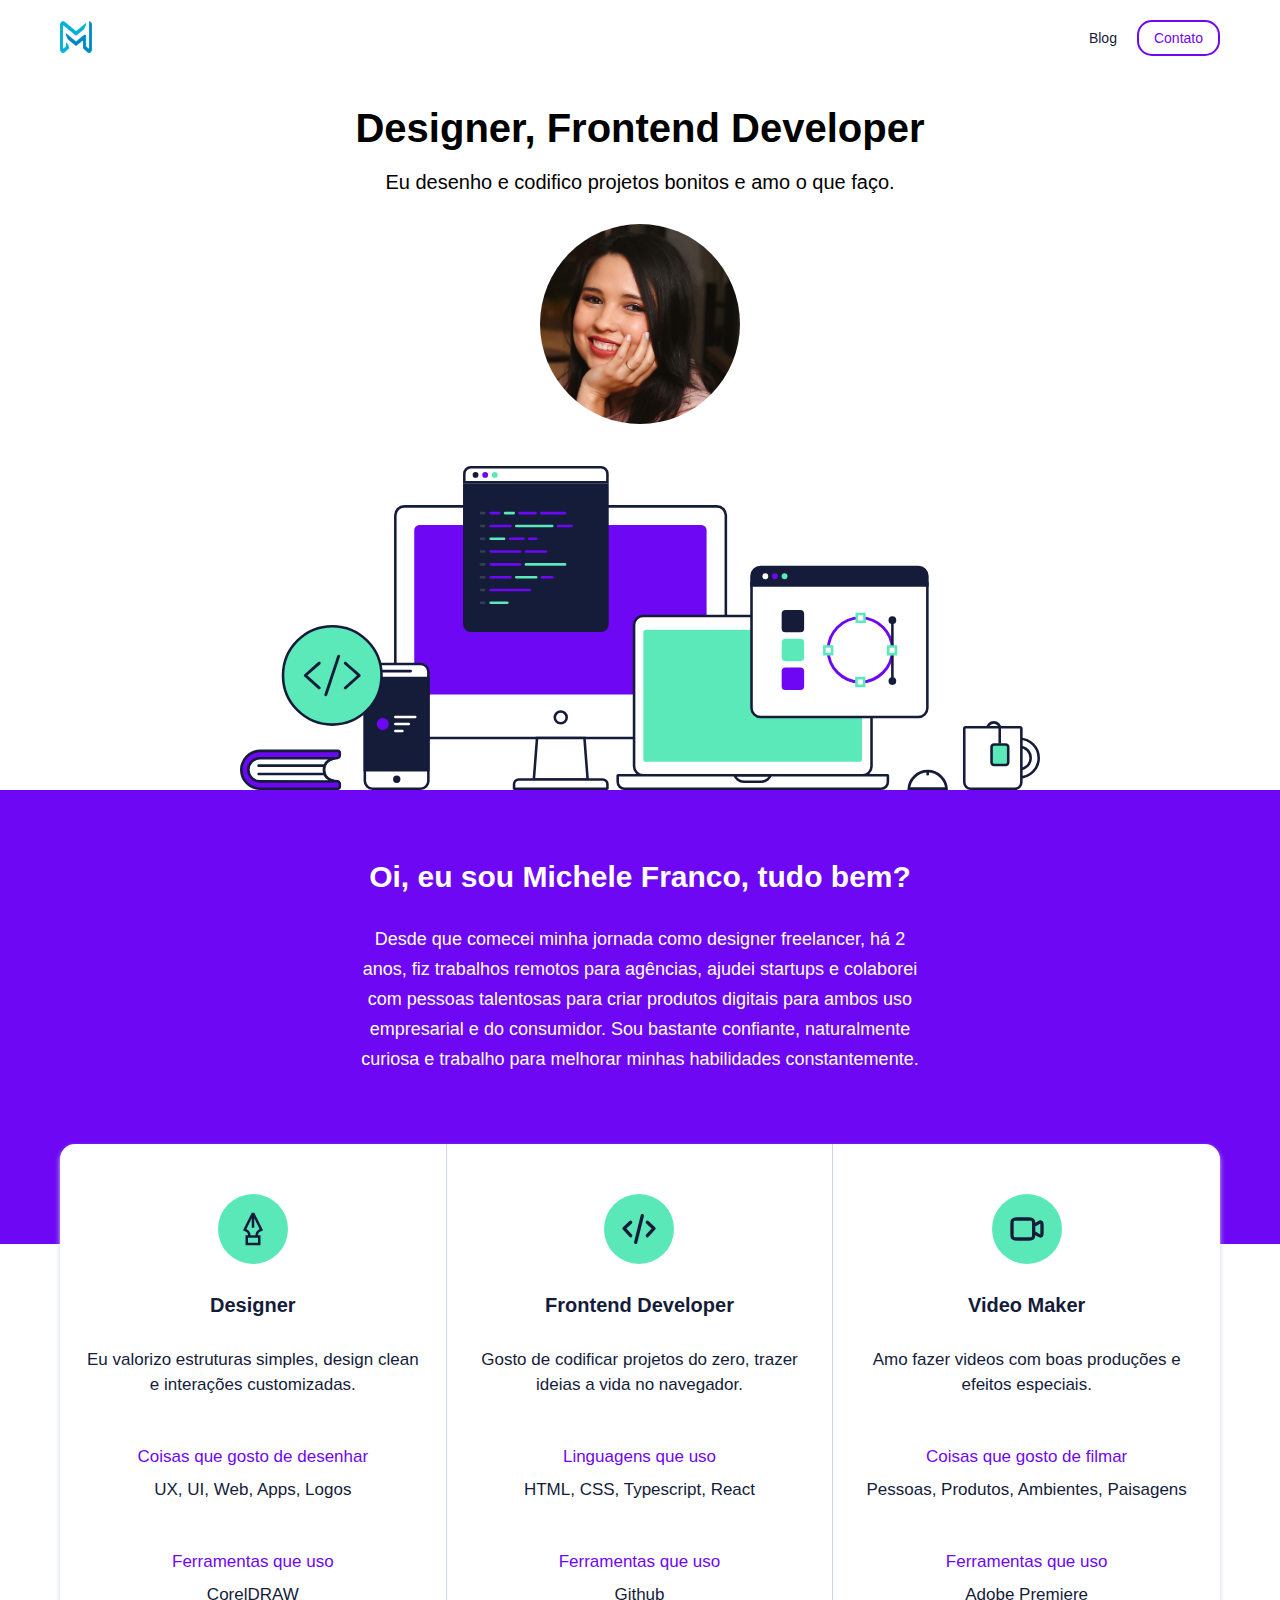
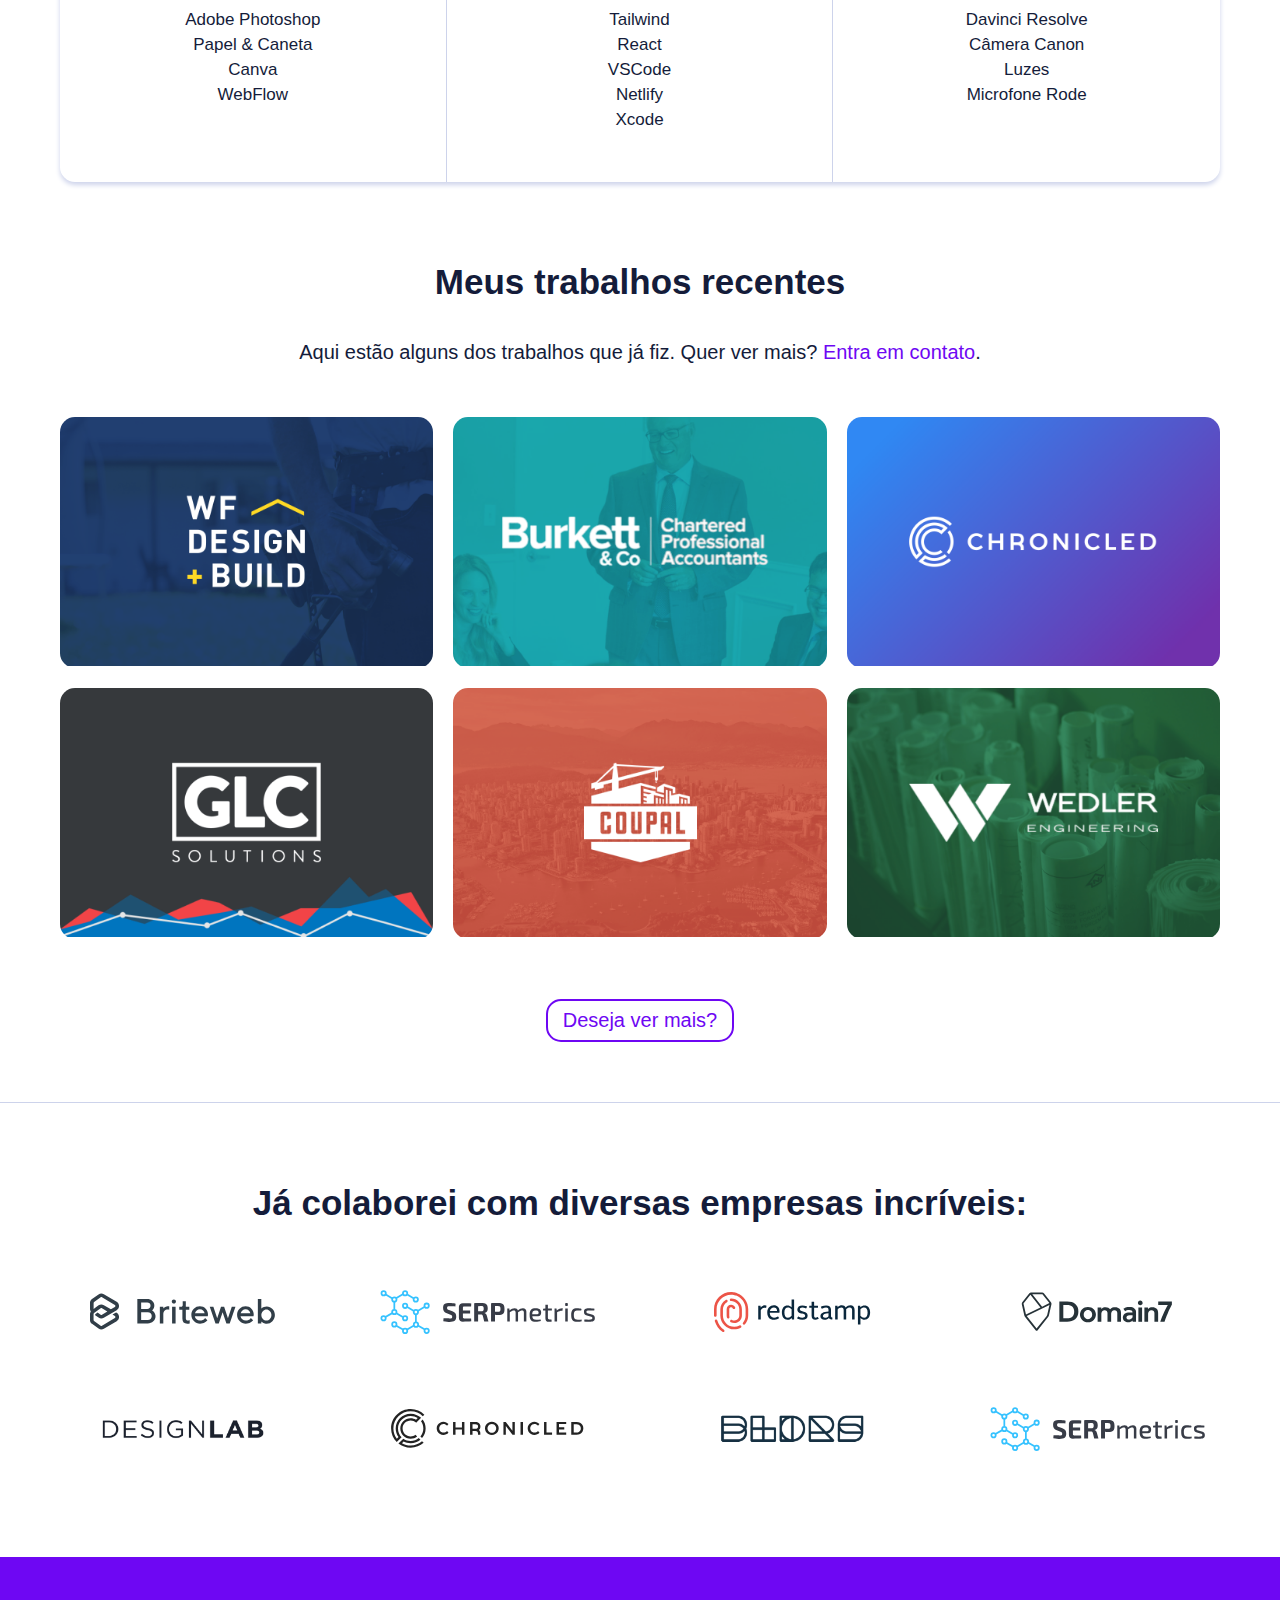
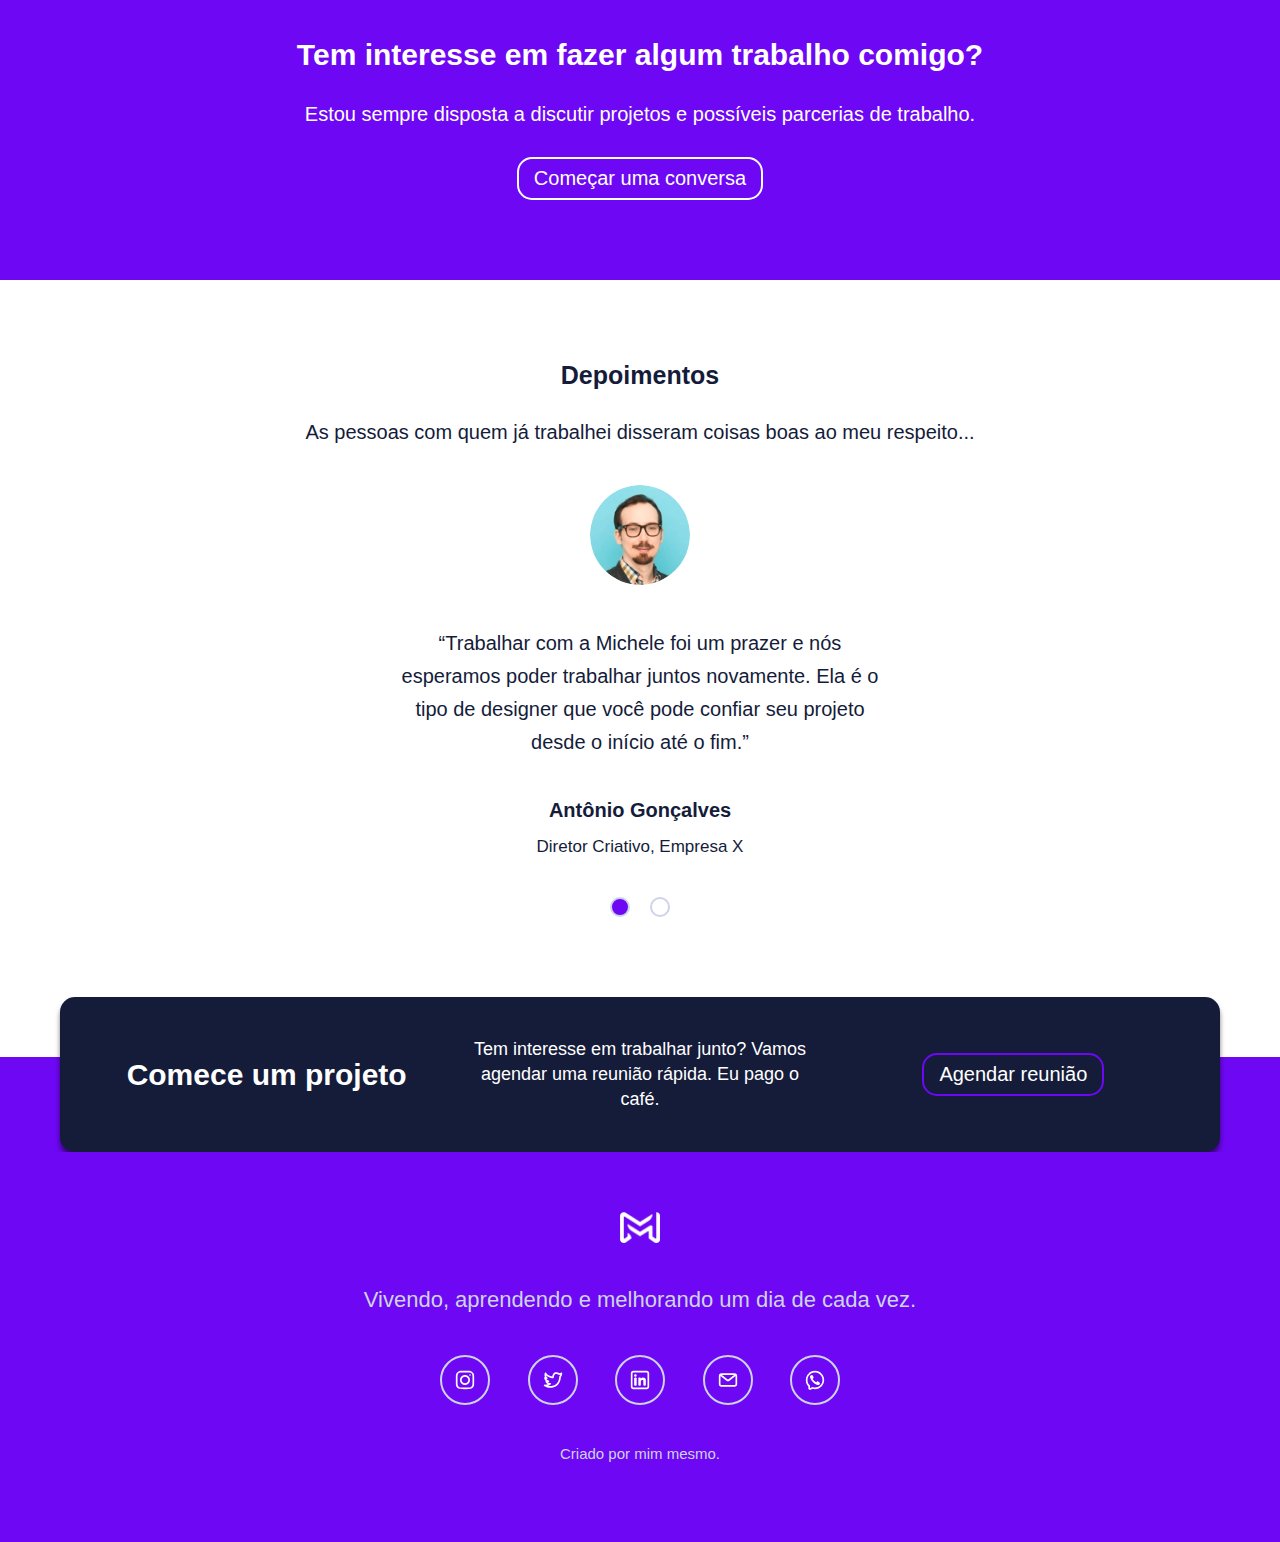
<file: index.html>
<!DOCTYPE html>
<html lang="pt-br">

<head>
    <meta charset="UTF-8">
    <meta name="viewport" content="width=device-width, initial-scale=1.0">
    <title>Michele Franco</title>
    <link rel="stylesheet" href="assets/css/style.css" />
    <link rel="shortcut icon" type="image/png" href="assets/images/letra m.png" />
</head>

<body>
    <header class="container">
        <div class="navbar">
            <div class="logo">
                <a href=""><img src="assets/images/letra m.png" alt="" /></a>
            </div>
            <div class="menu-opener">
                <span></span>
                <span></span>
                <span></span>
            </div>
        </div>
        <nav>
            <a href="">Blog</a>
            <a href="" class="button">Contato</a>
        </nav>
    </header>

    <section class="hero container">
        <h1>Designer, Frontend Developer</h1>
        <h2>Eu desenho e codifico projetos bonitos e amo o que faço.</h2>
        <img class="hero-avatar" src="assets/images/profile.JPG" alt="" />
        <img class="hero-device" src="assets/images/hero-devices.svg" alt="" />
    </section>

    <section class="intro">
        <div class="container">
            <div class="box">
                <p class="title">Oi, eu sou Michele Franco, tudo bem?</p>
                <p class="subtitle">Desde que comecei minha jornada como designer freelancer, há 2 anos, fiz trabalhos
                    remotos para agências, ajudei startups e colaborei com pessoas talentosas para criar produtos
                    digitais para ambos uso empresarial e do consumidor. Sou bastante confiante, naturalmente curiosa e
                    trabalho para melhorar minhas habilidades constantemente.</p>
            </div>
        </div>
    </section>

    <section class="skills">
        <div class="skills-overlay"></div>
        <div class="container">
            <div class="grid">
                <div class="skill">
                    <div class="skill-icon">
                        <img src="assets/images/design.svg" alt="" />
                    </div>
                    <p class="skill-title">Designer</p>
                    <p class="skill-desc">Eu valorizo estruturas simples, design clean e interações customizadas.</p>
                    <p class="skill-sub">Coisas que gosto de desenhar</p>
                    <p class="skill-txt">UX, UI, Web, Apps, Logos</p>
                    <p class="skill-sub">Ferramentas que uso</p>
                    <div class="skill-txt">
                        <ul>
                            <li>CorelDRAW</li>
                            <li>Adobe Photoshop</li>
                            <li>Papel & Caneta</li>
                            <li>Canva</li>
                            <li>WebFlow</li>
                        </ul>
                    </div>
                </div>
                <div class="skill">
                    <div class="skill-icon">
                        <img src="assets/images/code.svg" alt="" />
                    </div>
                    <p class="skill-title">Frontend Developer</p>
                    <p class="skill-desc">Gosto de codificar projetos do zero, trazer ideias a vida no navegador.</p>
                    <p class="skill-sub">Linguagens que uso</p>
                    <p class="skill-txt">HTML, CSS, Typescript, React</p>
                    <p class="skill-sub">Ferramentas que uso</p>
                    <div class="skill-txt">
                        <ul>
                            <li>Github</li>
                            <li>Tailwind</li>
                            <li>React</li>
                            <li>VSCode</li>
                            <li>Netlify</li>
                            <li>Xcode</li>
                        </ul>
                    </div>
                </div>
                <div class="skill">
                    <div class="skill-icon">
                        <img src="assets/images/video.svg" alt="" />
                    </div>
                    <p class="skill-title">Video Maker</p>
                    <p class="skill-desc">Amo fazer videos com boas produções e efeitos especiais.</p>
                    <p class="skill-sub">Coisas que gosto de filmar</p>
                    <p class="skill-txt">Pessoas, Produtos, Ambientes, Paisagens</p>
                    <p class="skill-sub">Ferramentas que uso</p>
                    <div class="skill-txt">
                        <ul>
                            <li>Adobe Premiere</li>
                            <li>Davinci Resolve</li>
                            <li>Câmera Canon</li>
                            <li>Luzes</li>
                            <li>Microfone Rode</li>
                        </ul>
                    </div>
                </div>
            </div>
        </div>
    </section>

    <section class="recent-work container">
        <p class="title">Meus trabalhos recentes</p>
        <p class="subtitle">Aqui estão alguns dos trabalhos que já fiz. Quer ver mais? <a href="">Entra em contato</a>.
        </p>
        <div class="grid">
            <div class="item">
                <img class="image" src="assets/images/works/wfdesignbuild.png" alt="" />
                <div class="overlay">
                    <p>Aqui vai alguma descrição sobre o projeto em si ou a própria empresa.</p>
                    <a href="" class="button">Visite o website</a>
                </div>
            </div>
            <div class="item">
                <img class="image" src="assets/images/works/burkettandco.png" alt="" />
                <div class="overlay">
                    <p>Aqui vai alguma descrição sobre o projeto em si ou a própria empresa.</p>
                    <a href="" class="button">Visite o website</a>
                </div>
            </div>
            <div class="item">
                <img class="image" src="assets/images/works/chronicled.png" alt="" />
                <div class="overlay">
                    <p>Aqui vai alguma descrição sobre o projeto em si ou a própria empresa.</p>
                    <a href="" class="button">Visite o website</a>
                </div>
            </div>
            <div class="item">
                <img class="image" src="assets/images/works/glcsolutions.png" alt="" />
                <div class="overlay">
                    <p>Aqui vai alguma descrição sobre o projeto em si ou a própria empresa.</p>
                    <a href="" class="button">Visite o website</a>
                </div>
            </div>
            <div class="item">
                <img class="image" src="assets/images/works/coupal.png" alt="" />
                <div class="overlay">
                    <p>Aqui vai alguma descrição sobre o projeto em si ou a própria empresa.</p>
                    <a href="" class="button">Visite o website</a>
                </div>
            </div>
            <div class="item">
                <img class="image" src="assets/images/works/wedlerengineering.png" alt="" />
                <div class="overlay">
                    <p>Aqui vai alguma descrição sobre o projeto em si ou a própria empresa.</p>
                    <a href="" class="button">Visite o website</a>
                </div>
            </div>
        </div>

        <a href="" class="button seemore">Deseja ver mais?</a>
    </section>

    <section class="worked-with">
        <div class="container">
            <p class="title">Já colaborei com diversas empresas incríveis:</p>
            <div class="grid">
                <img src="assets/images/clients/briteweb.svg" alt="" />
                <img src="assets/images/clients/serpmetrics.svg" alt="" />
                <img src="assets/images/clients/redstamp.svg" alt="" />
                <img src="assets/images/clients/domain7.svg" alt="" />
                <img src="assets/images/clients/designlab.png" alt="" />
                <img src="assets/images/clients/chronicled.svg" alt="" />
                <img src="assets/images/clients/bldrs.png" alt="" />
                <img src="assets/images/clients/serpmetrics.svg" alt="" />
            </div>
        </div>
    </section>

    <section class="collab">
        <p class="title">Tem interesse em fazer algum trabalho comigo?</p>
        <p class="subtitle">Estou sempre disposta a discutir projetos e possíveis parcerias de trabalho.</p>
        <a href="" class="button">Começar uma conversa</a>
    </section>

    <section class="testimonials container">
        <p class="title">Depoimentos</p>
        <p class="subtitle">As pessoas com quem já trabalhei disseram coisas boas ao meu respeito...</p>

        <div class="slider">
            <input checked id="slider-1" name="slider" type="radio" />
            <input id="slider-2" name="slider" type="radio" />
            <div class="slider-area">
                <div class="slider-item">
                    <img src="assets/images/avatars/pascal.png" alt="" />
                    <p class="description">“Trabalhar com a Michele foi um prazer e nós esperamos poder trabalhar juntos
                        novamente. Ela é o tipo de designer que você pode confiar seu projeto desde o início até o fim.”
                    </p>
                    <p class="name">Antônio Gonçalves</p>
                    <p class="role">Diretor Criativo, Empresa X</p>
                </div>
                <div class="slider-item">
                    <img src="assets/images/avatars/alvin.png" alt="" />
                    <p class="description">“Michele é uma excelente comunicadora e possui sensibilidade e confiança para se
                        aprofundar nos projetos e entender de fato o que deve ser feito para sair um resultado
                        excepcional.”</p>
                    <p class="name">Mateus Dantas</p>
                    <p class="role">CEO, Imobiliária ABC</p>
                </div>
            </div>
            <div class="slider-nav">
                <label class="n1" for="slider-1"></label>
                <label class="n2" for="slider-2"></label>
            </div>
        </div>
    </section>

    <section class="cta">
        <div class="overlay"></div>
        <div class="container">
            <div class="area">
                <div class="area-side">
                    <p class="title">Comece um projeto</p>
                </div>
                <div class="area-side">
                    <p class="subtitle">Tem interesse em trabalhar junto? Vamos agendar uma reunião rápida. Eu pago o
                        café.</p>
                </div>
                <div class="area-side">
                    <a href="" class="button">Agendar reunião</a>
                </div>
            </div>
        </div>
    </section>

    <footer>
        <a href="">
            <img class="logo" src="assets/images/letra m white.png" alt="" />
        </a>
        <p class="title">Vivendo, aprendendo e melhorando um dia de cada vez.</p>
        <div class="social">
            <a href="">
                <img src="assets/images/social_ig.svg" alt="Instagram" />
            </a>
            <a href="">
                <img src="assets/images/social_x.svg" alt="X" />
            </a>
            <a href="">
                <img src="assets/images/social_linkedin.svg" alt="LinkedIn" />
            </a>
            <a href="">
                <img src="assets/images/social_email.svg" alt="E-mail" />
            </a>
            <a href="">
                <img src="assets/images/social_zap.svg" alt="WhatsApp" />
            </a>
        </div>
        <p class="copyright">Criado por mim mesmo.</p>
    </footer>

    <script type="text/javascript" src="assets/js/script.js"></script>
</body>

</html>
</file>
<file: assets/css/style.css>
:root {
    --background: #FFF;
    --foreground: #6E07F3;
    --primary: #141c3a;
    --primary-light: #cdd3eb;
    --primary-foreground: #FFF;
    --secondary: #5be8b9;
    --secondary-foreground: #141c3a;
}

* {
    margin: 0;
    padding: 0;
    list-style: none;
    box-sizing: border-box;
}

html {
    font-family: Arial, Helvetica, sans-serif;
    font-size: 62.5%;
}

.container {
    width: 100%;
    max-width: 1200px;
    margin: auto;
}

.button {
    display: inline-block;
    border: 0.2rem solid var(--foreground);
    color: var(--foreground);
    border-radius: 1.5rem;
    padding: 0.8rem 1.5rem;
    transition: all ease .2s;
}

.button:hover {
    background-color: var(--foreground);
    color: var(--primary-foreground);
}

.collab {
    background-color: var(--foreground);
    color: var(--primary-foreground);
    padding: 8rem 2rem;
    text-align: center;
}

.collab .title {
    font-weight: bold;
    font-size: 2rem;
    line-height: 2.5rem;
    margin-bottom: 3rem;
}

.collab .subtitle {
    font-size: 1.7rem;
    line-height: 2.2rem;
    margin-bottom: 3rem;
}

.collab .button {
    border-color: var(--background);
    color: var(--background);
    font-size: 2rem;
    text-decoration: none;
}

.collab .button:hover {
    background-color: var(--background);
    color: var(--foreground);
}

.cta {
    background-color: var(--foreground);
}

.cta .overlay {
    background-color: var(--background);
    height: 6rem;
}

.cta .container {
    margin-top: -6rem;
}

.cta .area {
    margin: 0 2rem;
    padding: 4rem;
    background-color: var(--primary);
    color: var(--primary-foreground);
    border-radius: 1.5rem;
    text-align: center;
    display: flex;
    flex-direction: column;
    gap: 4rem;
    align-items: center;
    box-shadow: 0 5px 5px rgba(0, 0, 0, .5);
}

.cta .area-side {
    flex: 1;
}

.cta .title {
    font-weight: bold;
    font-size: 3rem;
}

.cta .subtitle {
    font-size: 1.8rem;
    line-height: 2.5rem;
}

.cta .button {
    font-size: 2rem;
    color: var(--background);
    text-decoration: none;
}

footer {
    background-color: var(--foreground);
    color: var(--primary-light);
    padding: 6rem 2rem;
    text-align: center;
}

footer .logo {
    width: 4rem;
    height: auto;
    margin-bottom: 4rem;
}

footer .title {
    font-size: 2.2rem;
    line-height: 3rem;
    margin-bottom: 4rem;
}

footer .social {
    display: flex;
    justify-content: space-between;
    max-width: 40rem;
    margin: auto;
    margin-bottom: 4rem;
}

footer .social a {
    display: flex;
    justify-content: center;
    align-items: center;
    width: 5rem;
    height: 5rem;
    border-radius: 50%;
    border: 0.2rem solid var(--primary-light);
}

footer .social a img {
    width: 2rem;
    height: 2rem;
}

footer .social a:hover {
    opacity: .8;
}

footer .copyright {
    font-size: 1.5rem;
    margin-bottom: 2rem;
}

footer .legal {
    font-size: 1.5rem;
}

header {
    display: flex;
    flex-direction: column;
    align-items: center;
}

.navbar {
    flex: 1;
    width: 100%;
    padding: 2rem;
    display: flex;
    justify-content: space-between;
}

.logo img {
    width: 3.2rem;
    height: 3.2rem;
}

.menu-opener {
    display: flex;
    flex-direction: column;
    justify-content: center;
    align-items: center;
    gap: 0.5rem;
    width: 3.2rem;
    height: 3.2rem;
    cursor: pointer;
}

.menu-opener span {
    display: block;
    width: 2rem;
    height: 0.1rem;
    background-color: var(--primary);
}

header nav {
    display: none;
    flex-direction: column;
    align-items: center;
    gap: 2rem;
    padding: 2rem;
}

header nav a {
    font-size: 1.4rem;
    text-decoration: none;
    color: var(--primary);
}

header nav.opened {
    display: flex;
}

.hero {
    text-align: center;
    padding: 3rem 1rem 0 1rem;
}

.hero h1 {
    font-weight: bold;
    font-size: 2.5rem;
    margin-bottom: 2rem;
}

.hero h2 {
    font-weight: normal;
    font-size: 1.5rem;
    margin-bottom: 3rem;
}

.hero-avatar {
    width: 20rem;
    height: 20rem;
    border-radius: 50%;
    overflow: hidden;
    margin-bottom: 4rem;
}

.hero-device {
    display: block;
    width: 100%;
    max-width: 80rem;
    height: auto;
    margin: auto;
}

.intro {
    background-color: var(--foreground);
    color: var(--primary-foreground);
    padding: 5rem 0;
    text-align: center;
}

.intro .box {
    max-width: 60rem;
    margin: auto;
    padding: 2rem;
}

.intro .title {
    font-weight: bold;
    font-size: 2.5rem;
    margin-bottom: 3rem;
}

.intro .subtitle {
    font-size: 1.8rem;
    line-height: 3rem;
}

.recent-work {
    text-align: center;
    color: var(--primary);
    padding: 0 2rem;
}

.recent-work .title {
    font-weight: bold;
    font-size: 2.5rem;
    margin-top: 8rem;
    margin-bottom: 3.5rem;
}

.recent-work .subtitle {
    font-size: 2rem;
    line-height: 3rem;
}

.recent-work .subtitle a {
    color: var(--foreground);
    text-decoration: none;
}

.recent-work .subtitle a:hover {
    text-decoration: underline;
}

.recent-work .grid {
    margin-top: 5rem;
    display: grid;
    grid-template-columns: 1fr;
    gap: 2rem;
}


/* GRID ITEM */
.recent-work .item {
    position: relative;
    overflow: hidden;
    border-radius: 1.5rem;
}

.recent-work .item .image {
    width: 100%;
    height: auto;
    transition: all ease .5s;
}

.recent-work .item .overlay {
    display: flex;
    flex-direction: column;
    justify-content: center;
    align-items: center;
    position: absolute;
    inset: 0 0 0 0;
    background-color: var(--primary);
    color: var(--primary-foreground);
    padding: 2rem;
    font-size: 1.9rem;
    line-height: 2.5rem;
    transition: all ease .5s;
    opacity: 0;
}

.recent-work .item .overlay .button {
    margin-top: 2rem;
    color: var(--primary-foreground);
    text-decoration: none;
}

.recent-work .item:hover .image {
    transform: scale(1.2);
}

.recent-work .item:hover .overlay {
    opacity: 1;
}

.recent-work .seemore {
    margin: 6rem 0;
    font-size: 2rem;
    text-decoration: none;
}

.skills-overlay {
    background-color: var(--foreground);
    height: 10rem;
}

.skills .container {
    margin-top: -10rem;
}

.skills .grid {
    background-color: var(--background);
    margin: 0 2rem;
    border-radius: 1.5rem;
    display: grid;
    grid-template-columns: 1fr;
    box-shadow: 0 3px 5px var(--primary-light);
}

.skills .skill {
    text-align: center;
    border-right: 0;
    border-bottom: 1px solid var(--primary-light);
    color: var(--primary);
    padding: 5rem 2rem;
}

.skills .skill:last-child {
    border-right: 0;
    border-bottom: 0;
}


/* SKILL ITEM */
.skill-icon {
    width: 7rem;
    height: 7rem;
    display: flex;
    justify-content: center;
    align-items: center;
    border-radius: 50%;
    background-color: var(--secondary);
    color: var(--secondary-foreground);
    margin: auto;
}

.skill-icon img {
    width: 4rem;
    height: 4rem;
}

.skill-title {
    font-weight: bold;
    font-size: 2rem;
    margin: 3rem 0;
}

.skill-desc {
    font-size: 1.7rem;
    line-height: 2.5rem;
}

.skill-sub {
    margin-top: 5rem;
    margin-bottom: 1rem;
    font-size: 1.7rem;
    color: var(--foreground);
}

.skill-txt {
    font-size: 1.7rem;
    line-height: 2.5rem;
}

.testimonials {
    padding: 8rem 2rem;
    text-align: center;
    color: var(--primary);
}

.testimonials .title {
    font-weight: bold;
    font-size: 2.5rem;
    line-height: 3rem;
    margin-bottom: 3rem;
}

.testimonials .subtitle {
    font-size: 2rem;
    line-height: 2.5rem;
    margin-bottom: 4rem;
}

.testimonials .slider {
    max-width: 50rem;
    overflow-x: hidden;
    margin: auto;
}

.testimonials .slider input {
    display: none;
}

.testimonials .slider-area {
    width: 200%;
    display: flex;
    transition: all ease .5s;
}

.testimonials .slider-item {
    width: 100%;
}

.testimonials .slider-item img {
    width: 10rem;
    height: 10rem;
    border-radius: 50%;
    overflow: hidden;
    margin-bottom: 4rem;
}

.testimonials .slider-item .description {
    font-size: 2rem;
    line-height: 3.3rem;
    margin-bottom: 4rem;
}

.testimonials .slider-item .name {
    font-weight: bold;
    font-size: 2rem;
    margin-bottom: 1.5rem;
}

.testimonials .slider-item .role {
    font-size: 1.7rem;
}

.testimonials .slider-nav {
    display: flex;
    justify-content: center;
    gap: 2rem;
    margin-top: 4rem;
}

.testimonials .slider-nav label {
    display: block;
    width: 2rem;
    height: 2rem;
    border-radius: 50%;
    cursor: pointer;
    border: 0.2rem solid var(--primary-light);
    transition: all ease .5s;
}

#slider-1:checked~.slider-area {
    margin-left: 0%;
}

#slider-2:checked~.slider-area {
    margin-left: -100%;
}

#slider-1:checked~.slider-nav .n1 {
    background-color: var(--foreground);
}

#slider-2:checked~.slider-nav .n2 {
    background-color: var(--foreground);
}

.worked-with {
    border-top: 0.1rem solid var(--primary-light);
    padding: 8rem 2rem;
    text-align: center;
    color: var(--primary);
}

.worked-with .title {
    font-weight: bold;
    font-size: 2rem;
    line-height: 2.5rem;
}

.worked-with .grid {
    margin-top: 4rem;
    display: grid;
    grid-template-columns: repeat(2, 1fr);
    gap: 2rem;
}

.worked-with .grid img {
    width: 100%;
}

@media (width > 600px) {
    .worked-with .title {
        font-size: 3.5rem;
        line-height: 4rem;
    }

    .worked-with .grid {
        grid-template-columns: repeat(3, 1fr);
    }

    .skills .grid {
        grid-template-columns: repeat(3, 1fr);
    }

    .skills .skill {
        border-bottom: 0;
        border-right: 1px solid var(--primary-light);
    }

    .recent-work .title {
        font-size: 3.5rem;
    }

    .recent-work .grid {
        grid-template-columns: repeat(2, 1fr);
    }

    .intro .title {
        font-size: 3rem;
    }

    .hero h1 {
        font-size: 4rem;
    }

    .hero h2 {
        font-size: 2rem;
    }

    .hero-avatar {
        width: 20rem;
    }

    header {
        flex-direction: row;
    }

    .menu-opener {
        display: none;
    }

    header nav {
        display: flex;
        flex-direction: row;
    }

    .collab .title {
        font-size: 3rem;
        line-height: 3.5rem;
    }

    .collab .subtitle {
        font-size: 2rem;
        line-height: 2.5rem;
    }
}

@media (width > 900px) {
    .worked-with .grid {
        grid-template-columns: repeat(4, 1fr);
    }

    .recent-work .grid {
        grid-template-columns: repeat(3, 1fr);
    }

    .cta .area {
        flex-direction: row;
    }
}
</file>
